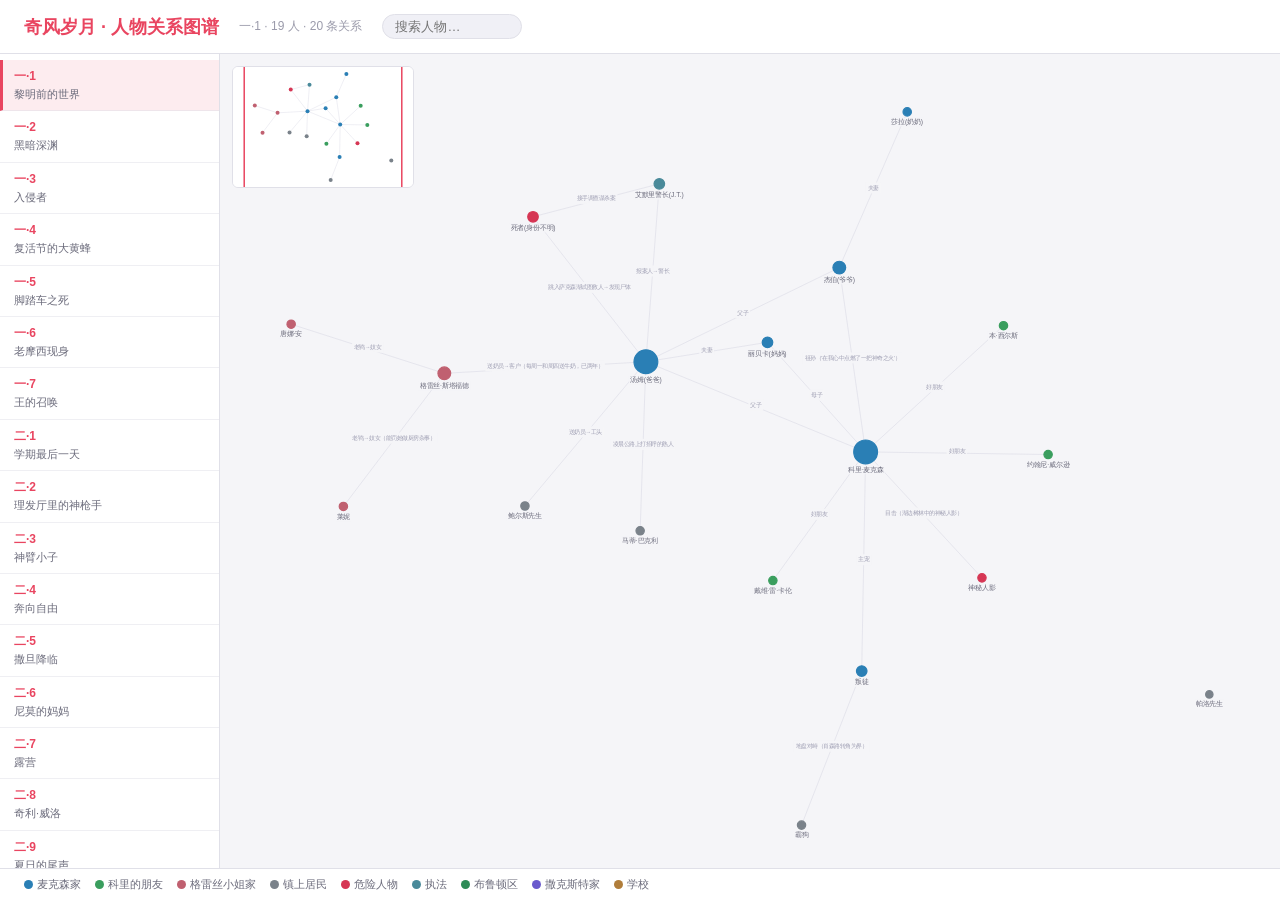
<file: index.html>
<!DOCTYPE html>
<html lang="zh-CN">
<head>
<meta charset="UTF-8">
<meta http-equiv="refresh" content="0; url=qfsy.html?v=12">
<title>奇风岁月 · 人物关系图谱</title>
<script>location.replace("qfsy.html?v=12");</script>
</head>
<body>
<p><a href="qfsy.html?v=12">打开奇风岁月人物关系图谱</a></p>
</body>
</html>
</file>
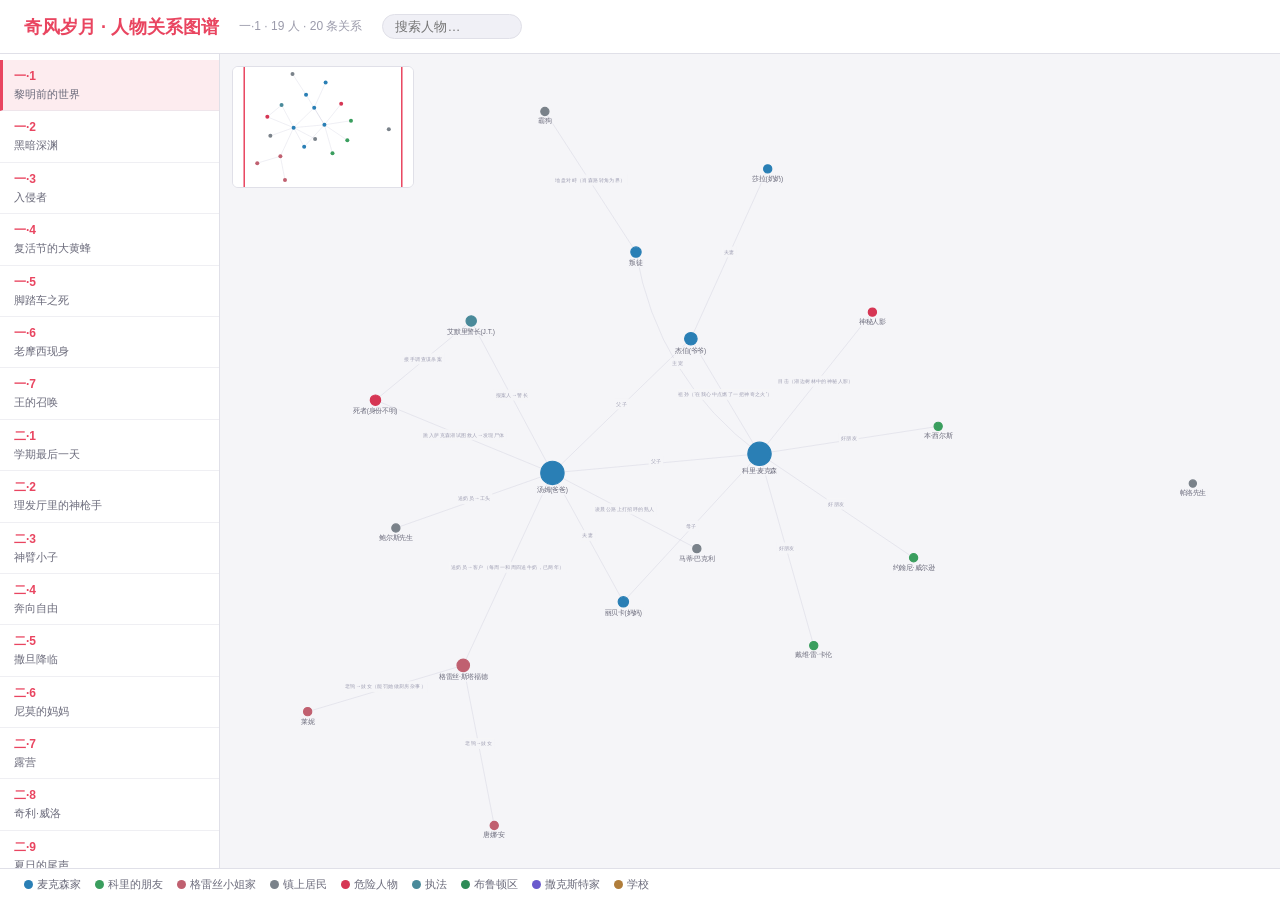
<file: qfsy.html>
<!DOCTYPE html>
<html lang="zh-CN">
<head>
<meta charset="UTF-8">
<meta name="viewport" content="width=device-width, initial-scale=1.0">
<title>奇风岁月 · 人物关系图谱</title>
<script>
(function(){
  var p=new URLSearchParams(location.search);
  if(p.get("v")!=="12"){p.set("v","12");location.replace(location.pathname+"?"+p.toString()+location.hash);}
})();
</script>
<link rel="stylesheet" href="engine.css?v=12">
</head>
<body>
<header>
<button class="hamburger" id="menuBtn" aria-label="菜单">☰</button>
<h1 id="bookTitle"></h1>
<span class="st" id="st"></span>
<div style="position:relative;display:flex;align-items:center;">
<input type="text" id="srch" placeholder="搜索人物…" style="background:#f0f0f6;border:1px solid #e0e0e8;border-radius:14px;color:#2d2d3a;font-size:13px;padding:4px 12px;width:140px;outline:none;transition:border-color .15s;" onfocus="this.style.borderColor='#e94560'" onblur="this.style.borderColor='#e0e0e8'" autocomplete="off">
<div id="srchDrop" style="display:none;position:absolute;top:32px;left:0;background:#ffffff;border:1px solid #e0e0e8;border-radius:6px;max-height:200px;overflow-y:auto;width:180px;z-index:200;box-shadow:0 4px 16px rgba(0,0,0,.1);"></div>
</div>
</header>
<div id="main">
<div class="sidebar-backdrop" id="sidebarBd"></div>
<div id="sidebar"></div>
<div id="cw"><canvas id="c"></canvas><canvas id="mm" width="180" height="120"></canvas></div>
<div class="drawer-backdrop" id="drawerBd"></div>
<div id="drawer"><div class="drawer-handle" id="drawerHandle"></div></div>
</div>
<div class="lg" id="lg"></div>
<script src="books/qfsy.js?v=12"></script>
<script src="engine.js?v=12"></script>
</body>
</html>
</file>
<file: engine.css>
/* 人物关系图谱 · 通用样式（浅色主题） */
*{margin:0;padding:0;box-sizing:border-box}
html{overflow:hidden;height:100vh;height:100dvh}
body{font-family:-apple-system,"PingFang SC","Microsoft YaHei",sans-serif;background:#f5f5f8;color:#2d2d3a;height:100%;display:flex;flex-direction:column;overflow:hidden;user-select:none}
header{padding:14px 24px;background:#ffffff;border-bottom:1px solid #e0e0e8;display:flex;align-items:center;gap:20px;flex-wrap:wrap;z-index:100}
h1{font-size:18px;font-weight:600;color:#e94560;white-space:nowrap}
#main{display:flex;flex:1;overflow:hidden;position:relative}
#sidebar{width:220px;background:#ffffff;border-right:1px solid #e0e0e8;overflow-y:auto;-webkit-overflow-scrolling:touch;flex-shrink:0;padding-top:6px}
#sidebar .ch-item{padding:8px 14px;cursor:pointer;border-bottom:1px solid rgba(224,224,232,.5);transition:background .15s}
#sidebar .ch-item:hover{background:rgba(233,69,96,.06)}
#sidebar .ch-item.active{background:rgba(233,69,96,.1);border-left:3px solid #e94560;padding-left:11px}
#sidebar .ch-num{font-size:12px;color:#e94560;font-weight:600}
#sidebar .ch-title{font-size:11px;color:#6b6b7b;margin-top:2px;line-height:1.4}
.st{font-size:12px;color:#9b9bab;white-space:nowrap}
#cw{flex:1;position:relative;overflow:hidden;cursor:grab;touch-action:none}
#cw:active{cursor:grabbing}
#cw.nd-hover{cursor:pointer}
canvas{display:block}
#drawer{position:absolute;right:0;top:0;width:360px;height:100%;background:#ffffff;border-left:1px solid #e0e0e8;box-shadow:-4px 0 16px rgba(0,0,0,.08);z-index:90;transform:translateX(100%);visibility:hidden;transition:transform .25s ease,visibility 0s .25s;overflow-y:auto;-webkit-overflow-scrolling:touch;padding:18px 22px 18px 22px;font-size:15px;line-height:1.7}
#drawer.open{transform:translateX(0);visibility:visible;transition:transform .25s ease,visibility 0s 0s}
#drawer h3{color:#e94560;font-size:22px;margin-bottom:4px}
#drawer .tg{display:inline-block;font-size:13px;padding:2px 8px;border-radius:10px;background:#f0f0f6;color:#6b6b7b;margin-bottom:8px}
#drawer .d-close{position:absolute;right:14px;top:22px;cursor:pointer;color:#9b9bab;font-size:20px;line-height:1;z-index:2}
#drawer .d-close:hover{color:#e94560}
#drawer .d-header{position:sticky;top:-18px;background:#ffffff;z-index:1;padding-bottom:8px;margin:-18px -22px 0 -22px;padding:18px 22px 10px 22px}
#drawer .d-section{margin-top:12px;padding-top:10px;border-top:1px solid #e0e0e8}
#drawer .d-section-title{font-size:15px;color:#7c5cbf;margin-bottom:6px;font-weight:600}
#drawer .d-rel{font-size:14px;color:#4a4a5a;padding:3px 0}
#drawer .d-evt{font-size:14px;color:#4a4a5a;padding:3px 0}
#drawer .d-verse{font-size:14px;color:#8b6914;padding:6px 10px;background:rgba(245,238,220,.7);border-radius:6px;margin-top:4px;line-height:1.8;font-style:italic}
#drawer .d-desc{font-size:14px;color:#4a4a5a;line-height:1.7;padding:3px 0}
#mm{position:absolute;left:12px;top:12px;border:1px solid #e0e0e8;border-radius:6px;background:rgba(255,255,255,.92);z-index:50;cursor:pointer}
.lg{display:flex;gap:14px;flex-wrap:wrap;align-items:center;padding:8px 24px;background:#ffffff;border-top:1px solid #e0e0e8;flex-shrink:0}
.li{display:flex;align-items:center;gap:4px;font-size:11px;color:#6b6b7b}
.ld{width:9px;height:9px;border-radius:50%;display:inline-block}
#sidebar::-webkit-scrollbar{width:4px}
#sidebar::-webkit-scrollbar-track{background:transparent}
#sidebar::-webkit-scrollbar-thumb{background:#d0d0d8;border-radius:2px}
#sidebar::-webkit-scrollbar-thumb:hover{background:#b0b0b8}
#drawer::-webkit-scrollbar{width:4px}
#drawer::-webkit-scrollbar-track{background:transparent}
#drawer::-webkit-scrollbar-thumb{background:#d0d0d8;border-radius:2px}
#drawer::-webkit-scrollbar-thumb:hover{background:#b0b0b8}
/* --- 汉堡按钮 --- */
.hamburger{display:none;align-items:center;justify-content:center;width:32px;height:32px;border:none;background:transparent;font-size:20px;color:#2d2d3a;cursor:pointer;border-radius:6px;flex-shrink:0;-webkit-tap-highlight-color:transparent}
.hamburger:hover{background:rgba(233,69,96,.08)}
.hamburger:active{background:rgba(233,69,96,.15)}

/* --- 侧边栏遮罩 --- */
.sidebar-backdrop{position:fixed;inset:0;background:rgba(0,0,0,.35);z-index:140;display:none;-webkit-tap-highlight-color:transparent}
.sidebar-backdrop.show{display:block}

/* --- 抽屉遮罩（手机） --- */
.drawer-backdrop{position:fixed;inset:0;background:rgba(0,0,0,.25);z-index:85;display:none;-webkit-tap-highlight-color:transparent}
.drawer-backdrop.show{display:block}

/* --- 底部sheet拖拽条 --- */
.drawer-handle{display:none;width:36px;height:4px;background:#d0d0d8;border-radius:2px;margin:8px auto 4px auto}

/* ======== 平板 (601-1024px) ======== */
@media(max-width:1024px){
  .hamburger{display:flex}
  #sidebar{position:fixed;left:0;top:0;width:240px;height:100%;z-index:150;transform:translateX(-100%);transition:transform .25s ease;box-shadow:4px 0 16px rgba(0,0,0,.08)}
  #sidebar.open{transform:translateX(0)}
  #sidebar .ch-item{padding:8px 14px}
  #sidebar .ch-title{font-size:11px}
  #drawer{width:320px;padding:18px 18px 14px 18px}
  #drawer .d-header{margin:-18px -18px 0 -18px;padding:18px 18px 10px 18px}
  #drawer .d-close{top:22px}
  #mm{width:140px;height:90px}
  .lg{padding:8px 14px;gap:10px}
}

/* ======== 手机 (≤600px) ======== */
@media(max-width:600px){
  .hamburger{display:flex}
  header{padding:8px 12px;gap:8px}
  h1{font-size:14px}
  #sidebar{position:fixed;left:0;top:0;width:260px;height:100%;z-index:150;transform:translateX(-100%);transition:transform .25s ease;box-shadow:4px 0 16px rgba(0,0,0,.08);padding-top:0}
  #sidebar.open{transform:translateX(0)}
  #sidebar .ch-item{padding:10px 14px}
  #sidebar .ch-num{font-size:13px}
  #sidebar .ch-title{font-size:11px}

  /* 抽屉→底部sheet */
  #drawer{position:fixed;left:0;right:0;bottom:0;top:auto;width:100%;max-height:72vh;height:auto;transform:translateY(100%);border-left:none;border-top:1px solid #e0e0e8;border-radius:16px 16px 0 0;box-shadow:0 -4px 20px rgba(0,0,0,.1);padding:6px 18px 24px 18px;z-index:90}
  #drawer.open{transform:translateY(0)}
  #drawer .d-header{position:sticky;top:-6px;margin:-6px -18px 0 -18px;padding:14px 18px 8px 18px;border-radius:16px 16px 0 0;background:#ffffff}
  #drawer .d-close{position:absolute;right:14px;top:12px}
  #drawer h3{font-size:19px}
  .drawer-handle{display:block}

  /* 隐藏小地图 */
  #mm{display:none}

  /* 图例：横向滚动 */
  .lg{padding:6px 12px;gap:10px;flex-wrap:nowrap;overflow-x:auto;-webkit-overflow-scrolling:touch}
  .li{white-space:nowrap;flex-shrink:0}

  /* 搜索框 */
  #srch{width:100px;font-size:12px;padding:4px 10px}
  #srchDrop{width:200px}
}
</file>
